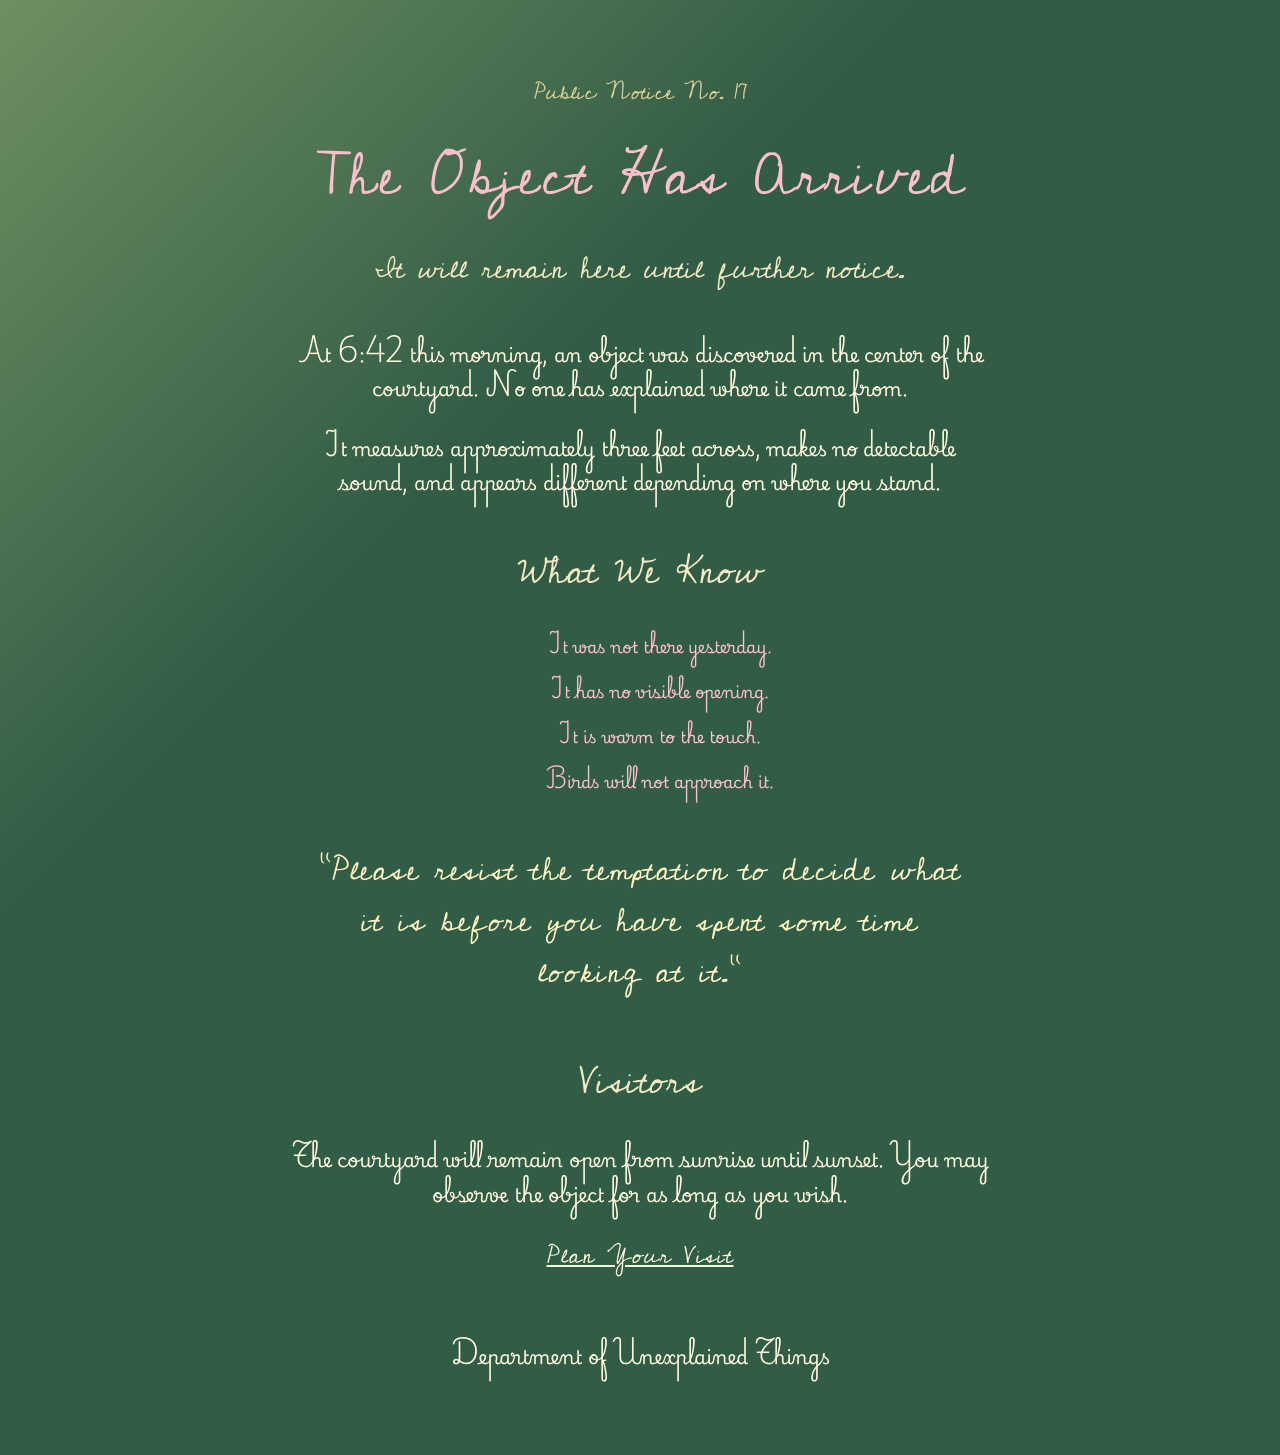
<file: Fairytale Object_2026_09_29_18_58_16 2/index.html>
<!DOCTYPE html>
<html lang="en">

<head>
<link rel="preconnect" href="https://fonts.googleapis.com">
<link rel="preconnect" href="https://fonts.gstatic.com" crossorigin>

<link href="https://fonts.googleapis.com/css2?family=Cedarville+Cursive&family=Playwrite+BE+WAL:wght@100..400&display=swap" rel="stylesheet">
  <title>The Object</title>

  <link rel="stylesheet" href="style.css">
</head>

<body>

  <header>
    <p class="label"> Public Notice No. 17</p>
    <h1>The Object Has Arrived</h1>
    <p class="subtitle">It will remain here until further notice.</p>
  </header>

  <main>

    <section class="introduction">
      <p>
        At 6:42 this morning, an object was discovered in the center
        of the courtyard. No one has explained where it came from.
      </p>

      <p>
        It measures approximately three feet across, makes no
        detectable sound, and appears different depending on
        where you stand.
      </p>
    </section>

    <section class="details">
      <h2>What We Know</h2>

      <ul>It was not there yesterday.</ul>
    <ul>It has no visible opening.</ul>
    <ul>It is warm to the touch.</ul>
   <ul>Birds will not approach it.</ul>
      </ul>
    </section>

    <blockquote>
      “Please resist the temptation to decide what it is
      before you have spent some time looking at it.”
    </blockquote>

    <section class="instructions">
      <h2>Visitors</h2>

      <p>
        The courtyard will remain open from sunrise until sunset.
        You may observe the object for as long as you wish.
      </p>

      <a class="action" href="#">Plan Your Visit</a>
    </section>

  </main>

  <footer>
    <p>Department of Unexplained Things</p>
  </footer>

</body>

</html>
</file>
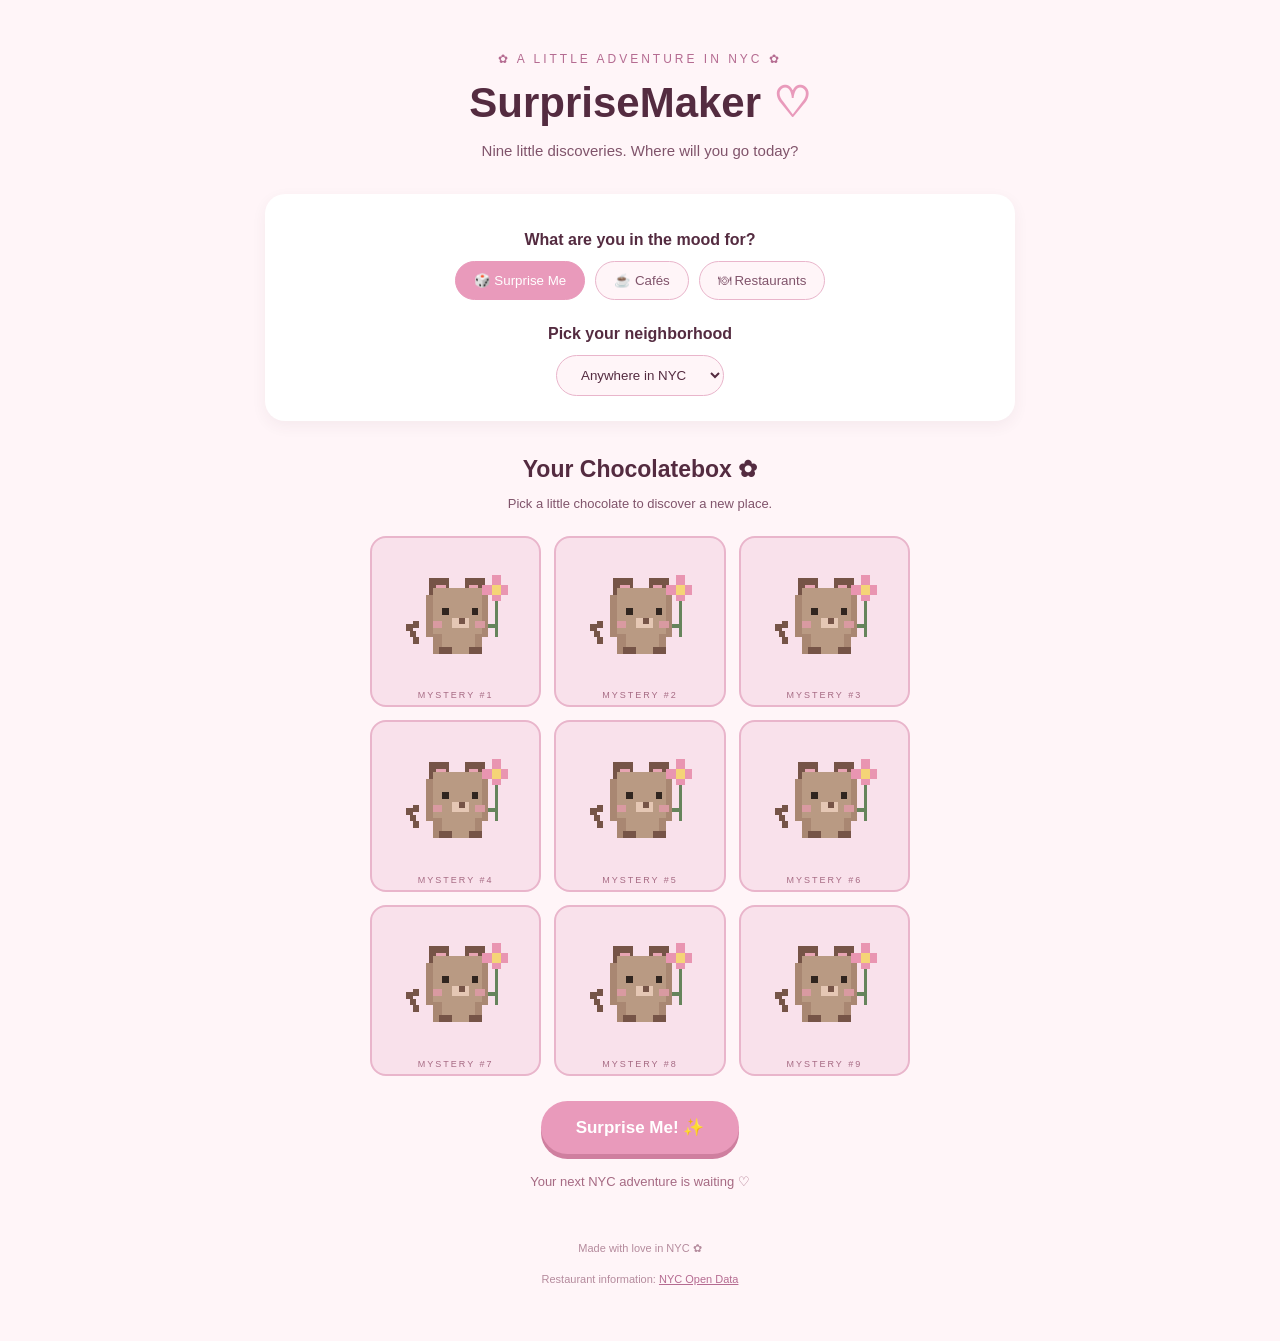
<file: week10/index.html>
<!DOCTYPE html>
<html lang="en">
<head>
  <meta charset="UTF-8">
  <meta name="viewport" content="width=device-width, initial-scale=1.0">
  <title>SurpriseMaker - NYC Chocolatebox</title>
  <link rel="stylesheet" href="style.css">

  <script src="https://cdnjs.cloudflare.com/ajax/libs/gsap/3.12.5/gsap.min.js"></script>
  <script src="script.js" defer></script>
</head>

<body>
  <main class="container">

    <header>
      <p class="eyebrow">✿ A LITTLE ADVENTURE IN NYC ✿</p>
      <h1>SurpriseMaker<span> ♡</span></h1>
      <p class="subtitle">Nine little discoveries. Where will you go today?</p>
    </header>

    <section class="controls">
      <h2>What are you in the mood for?</h2>

      <div class="category-options">
        <button class="category-btn active" data-category="all">🎲 Surprise Me</button>
        <button class="category-btn" data-category="cafe">☕ Cafés</button>
        <button class="category-btn" data-category="restaurant">🍽 Restaurants</button>
      </div>

      <h2>Pick your neighborhood</h2>

      <select id="borough">
        <option value="ALL">Anywhere in NYC</option>
        <option value="1">Manhattan</option>
        <option value="3">Brooklyn</option>
        <option value="4">Queens</option>
        <option value="2">The Bronx</option>
        <option value="5">Staten Island</option>
      </select>
    </section>

    <section class="chocolate-section">
      <div class="section-heading">
        <h2>Your Chocolatebox ✿</h2>
        <p>Pick a little chocolate to discover a new place.</p>
      </div>

      <div class="chocolate-grid" id="chocolateGrid"></div>
    </section>

    <button id="surpriseButton" class="surprise-btn">
      Surprise Me! ✨
    </button>

    <p id="status" class="status">
      Your next NYC adventure is waiting ♡
    </p>

    <footer>
      <p>Made with love in NYC ✿</p>
      <p>
        Restaurant information:
        <a href="https://data.cityofnewyork.us/Health/DOHMH-New-York-City-Restaurant-Inspection-Results/43nn-pn8j"
           target="_blank" rel="noopener noreferrer">NYC Open Data</a>
      </p>
    </footer>

  </main>
</body>
</html>
</file>
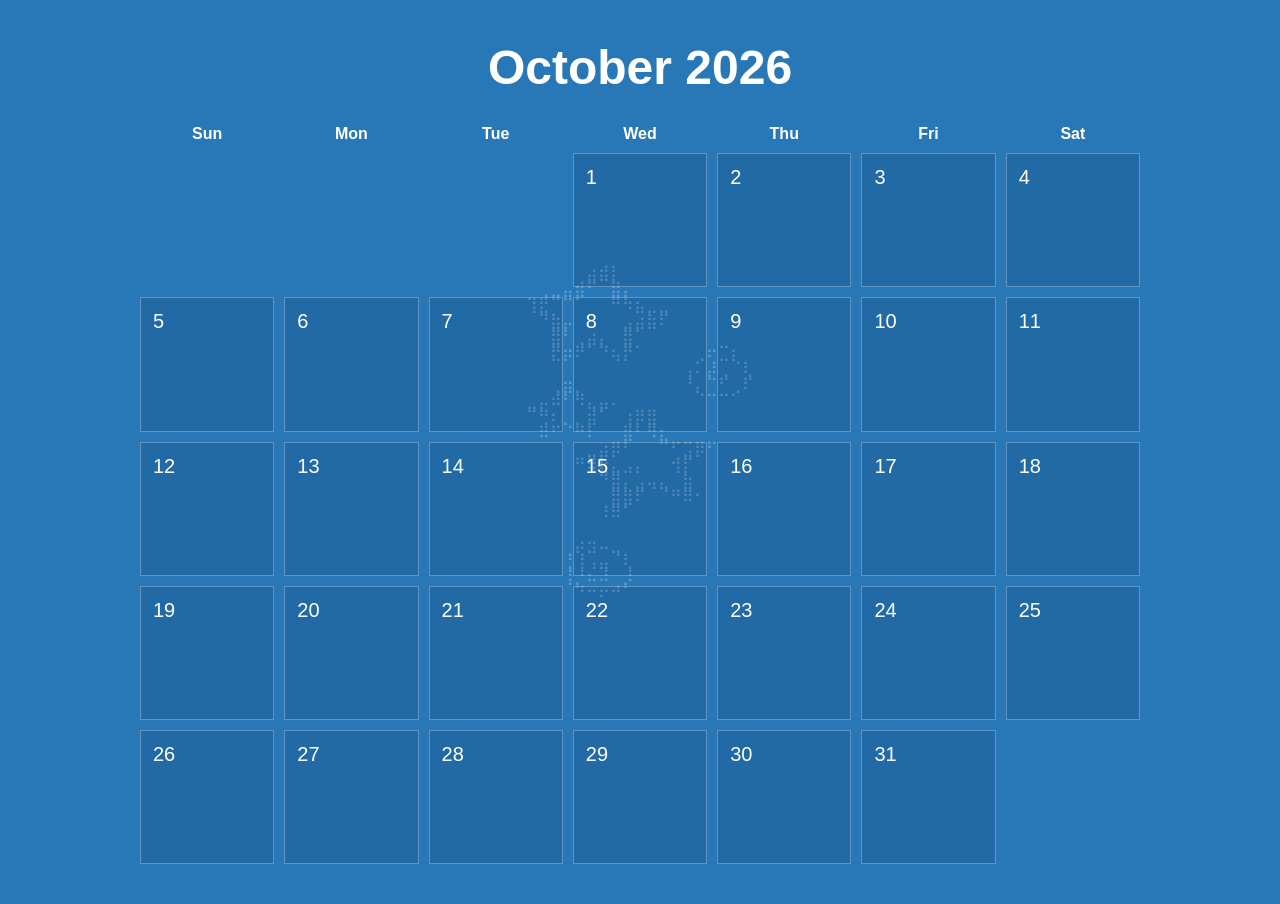
<file: week4/index.html>
<!DOCTYPE html>
<html lang="en">
<head>
  <meta charset="UTF-8">
  <meta name="viewport" content="width=device-width, initial-scale=1.0">
  <title>October 2026 Calendar</title>
  <link rel="stylesheet" href="style.css">
</head>

<body>

  <!-- ASCII art background -->
  <pre class="background-art">
⠀⠀⠀⠀⠀⠀⠀⠀⠀⠀⠀⠀⠀⠀⠀⠀⠀⠀⠀⠀⠀⠀⠀⠀⠀⠀⠀⠀⠀
⠀⠀⠀⠀⠀⠀⠀⠀⠀⠀⠀⠀⠀⠀⠀⠀⠀⠀⠀⠀⠀⠀⠀⠀⠀⠀⠀⠀⠀
⠀⠀⠀⠀⠀⠀⠀⠀⠀⠀⣴⣾⡇⠀⠀⠀⠀⠀⠀⠀⠀⠀⠀⠀⠀⠀⠀⠀⠀
⠀⠀⠀⠀⠀⠀⢀⣀⣤⣾⠋⠀⣿⡄⠀⠀⠀⠀⠀⠀⠀⠀⠀⠀⠀⠀⠀⠀⠀
⠀⠀⠀⠀⠀⢹⣟⠉⠉⠁⠀⠀⠛⠳⣦⣀⣀⠀⠀⠀⠀⠀⠀⠀⠀⠀⠀⠀⠀
⠀⠀⠀⠀⠀⠀⠙⣷⡤⠀⠀⠀⠀⣠⣴⣷⠏⠀⠀⠀⠀⠀⠀⠀⠀⠀⠀⠀⠀
⠀⠀⠀⠀⠀⠀⠀⣿⠃⢀⣴⡄⠀⣿⠁⠀⠀⠀⠀⠀⠀⠀⠀⠀⠀⠀⠀⠀⠀
⠀⠀⠀⠀⠀⠀⠀⣟⡶⠟⠁⠙⢦⡟⠁⠀⠀⠀⠀⢀⠖⣉⡆⠀⠀⠀⠀⠀⠀
⠀⠀⠀⠀⠀⠀⠀⠀⠀⠀⠀⠀⠀⠀⠀⠀⠀⠀⢠⠅⡼⢀⠈⢇⠀⠀⠀⠀⠀
⠀⠀⠀⠀⠀⠀⠀⢀⣶⡀⠀⠀⠀⠀⠀⠀⠀⠀⠘⡄⠉⠋⢀⠏⠀⠀⠀⠀⠀
⠀⠀⠀⠀⠀⣀⡤⠾⠃⠻⣄⣤⠄⠀⠀⠀⠀⠀⠀⠈⠉⠉⠁⠀⠀⠀⠀⠀⠀
⠀⠀⠀⠀⠀⠉⢛⠆⡀⡀⣾⠁⠀⢰⡿⣿⠀⠀⠀⠀⠀⠀⠀⠀⠀⠀⠀⠀⠀
⠀⠀⠀⠀⠀⠀⠿⠋⠈⠛⠇⠀⠀⣿⠃⠻⣆⠀⠀⠀⠀⠀⠀⠀⠀⠀⠀⠀⠀
⠀⠀⠀⠀⠀⠀⠀⠀⠀⠀⣀⣴⡿⠃⠀⠀⠉⠋⣩⡿⠋⠀⠀⠀⠀⠀⠀⠀⠀
⠀⠀⠀⠀⠀⠀⠀⠀⠀⠛⢿⣷⣄⣠⡄⠀⠀⢺⡏⠀⠀⠀⠀⠀⠀⠀⠀⠀⠀
⠀⠀⠀⠀⠀⠀⠀⠀⠀⠀⠀⠙⣿⡄⣠⢤⣄⠀⣷⠀⠀⠀⠀⠀⠀⠀⠀⠀⠀
⠀⠀⠀⠀⠀⠀⠀⠀⠀⠀⠀⠀⣿⣿⠏⠀⠈⠛⠿⠂⠀⠀⠀⠀⠀⠀⠀⠀⠀
⠀⠀⠀⠀⠀⠀⠀⠀⠀⠀⠀⠸⠿⠁⠀⠀⠀⠀⠀⠀⠀⠀⠀⠀⠀⠀⠀⠀⠀
⠀⠀⠀⠀⠀⠀⠀⠀⠀⠀⠀⠀⠀⠀⠀⠀⠀⠀⠀⠀⠀⠀⠀⠀⠀⠀⠀⠀⠀
⠀⠀⠀⠀⠀⠀⠀⠀⠀⡴⣲⠤⣀⠀⠀⠀⠀⠀⠀⠀⠀⠀⠀⠀⠀⠀⠀⠀⠀
⠀⠀⠀⠀⠀⠀⠀⠀⢘⢸⢠⣤⠈⢇⠀⠀⠀⠀⠀⠀⠀⠀⠀⠀⠀⠀⠀⠀⠀
⠀⠀⠀⠀⠀⠀⠀⠀⢸⡘⠦⠼⠀⡸⠀⠀⠀⠀⠀⠀⠀⠀⠀⠀⠀⠀⠀⠀⠀
⠀⠀⠀⠀⠀⠀⠀⠀⠀⠙⠒⠖⠚⠁⠀⠀⠀⠀⠀⠀⠀⠀⠀⠀⠀⠀⠀⠀⠀
⠀⠀⠀⠀⠀⠀⠀⠀⠀⠀⠀⠀⠀⠀⠀⠀⠀⠀⠀⠀⠀⠀⠀⠀⠀⠀⠀⠀⠀
⠀⠀⠀⠀⠀⠀⠀⠀⠀⠀⠀⠀⠀⠀⠀⠀⠀⠀⠀⠀⠀⠀⠀⠀⠀⠀⠀⠀⠀
⠀⠀⠀⠀⠀⠀⠀⠀⠀⠀⠀⠀⠀⠀⠀⠀⠀⠀⠀⠀⠀⠀⠀⠀⠀⠀⠀⠀⠀
  </pre>

  <main class="calendar">

    <h1>October 2026</h1>

    <!-- Flexbox container for weekdays -->
    <div class="weekdays">
      <div>Sun</div>
      <div>Mon</div>
      <div>Tue</div>
      <div>Wed</div>
      <div>Thu</div>
      <div>Fri</div>
      <div>Sat</div>
    </div>

    <!-- Flexbox container for calendar days -->
    <div class="days">

      <div class="day empty"></div>
      <div class="day empty"></div>
      <div class="day empty"></div>

      <div class="day">1</div>
      <div class="day">2</div>
      <div class="day">3</div>

      <div class="day">4</div>
      <div class="day">5</div>
      <div class="day">6</div>
      <div class="day">7</div>
      <div class="day">8</div>
      <div class="day">9</div>
      <div class="day">10</div>

      <div class="day">11</div>
      <div class="day">12</div>
      <div class="day">13</div>
      <div class="day">14</div>
      <div class="day">15</div>
      <div class="day">16</div>
      <div class="day">17</div>

      <div class="day">18</div>
      <div class="day">19</div>
      <div class="day">20</div>
      <div class="day">21</div>
      <div class="day">22</div>
      <div class="day">23</div>
      <div class="day">24</div>

      <div class="day">25</div>
      <div class="day">26</div>
      <div class="day">27</div>
      <div class="day">28</div>
      <div class="day">29</div>
      <div class="day">30</div>
      <div class="day">31</div>

    </div>

  </main>

</body>
</html>
</file>
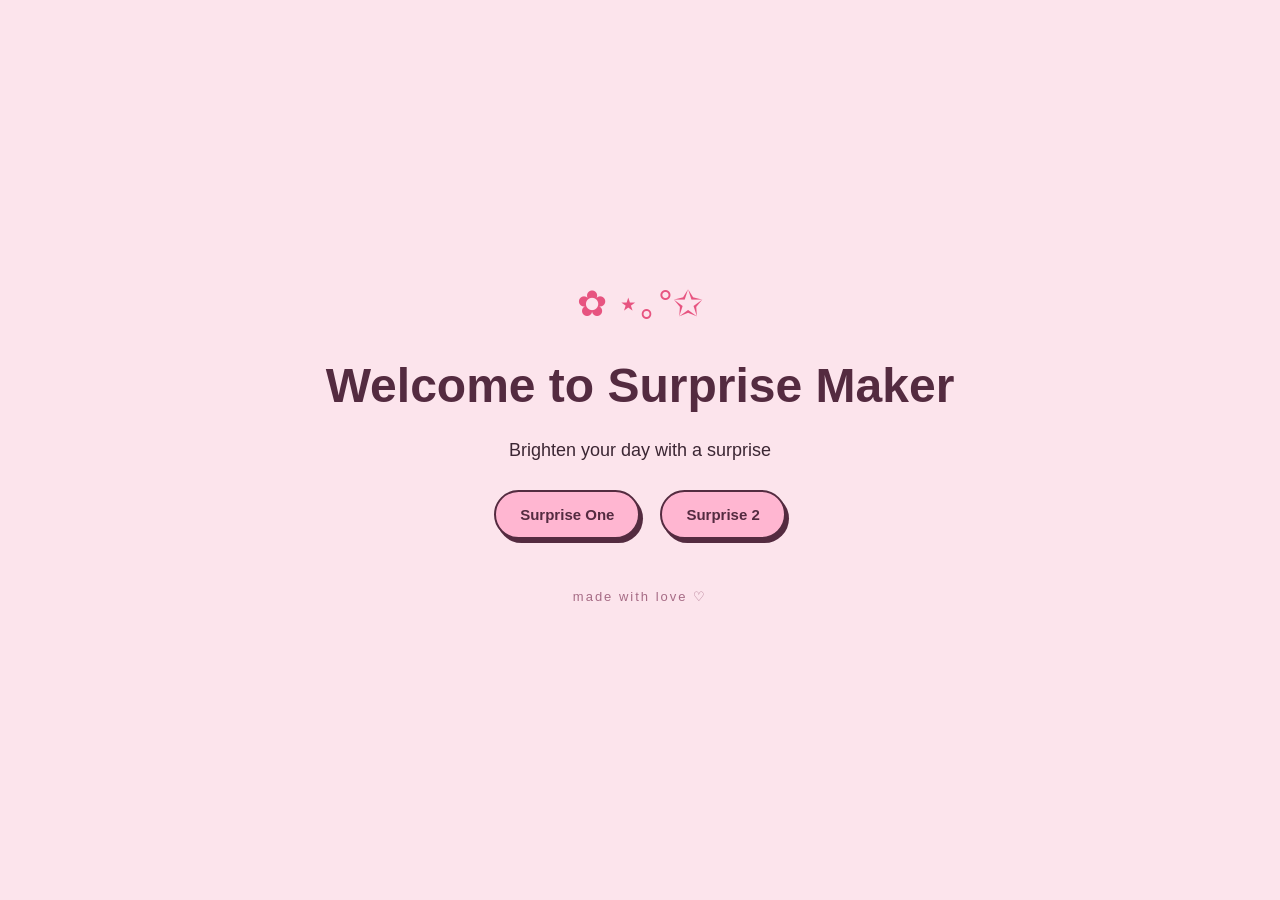
<file: week7/index.html>
<!DOCTYPE html>
<html lang="en">
<head>
  <meta charset="UTF-8">
  <meta name="viewport" content="width=device-width, initial-scale=1.0">
  <title>Surprise Maker</title>
  <link rel="stylesheet" href="style.css">
  <script src="sketch.js" defer></script>
</head>

<body>
  <main>
    <div class="decoration">✿ ⋆｡°✩</div>

    <h1 id="title">Welcome to Surprise Maker</h1>

    <p id="message">
      Brighten your day with a surprise
    </p>

    <pre id="gift" class="gift"></pre>

    <div class="buttons">
      <button id="change-button">Surprise One</button>
      <button id="surprise-button">Surprise 2</button>
    </div>

    <p class="footer">made with love ♡</p>
  </main>

  <!-- Surprise Popup -->
  <div id="surprise-popup" class="popup-overlay">
    <div class="popup-box" role="dialog" aria-modal="true"
         aria-labelledby="popup-title">

      <button id="close-popup" class="close-button"
              aria-label="Close popup">×</button>

      <pre id="popup-art" class="popup-art"></pre>

      <h2 id="popup-title">A Little Surprise!</h2>

      <p id="popup-message">
        Pick a button and brighten your day.
      </p>

      <button id="popup-ok">Yay! 💗</button>
    </div>
  </div>
</body>
</html>
</file>
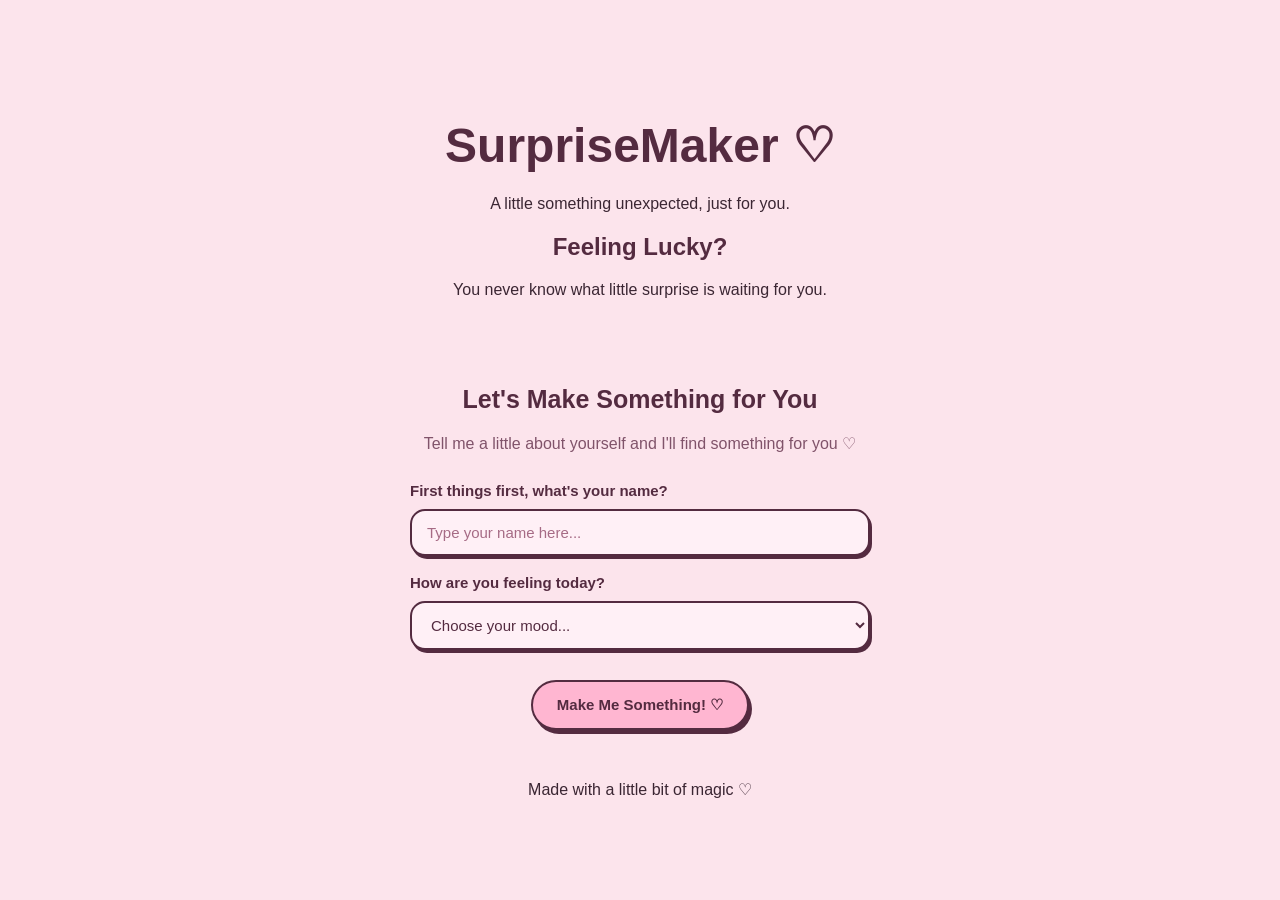
<file: week9ish/index.html>
<!DOCTYPE html>
<html lang="en">

<head>
  <meta charset="UTF-8">
  <meta name="viewport" content="width=device-width, initial-scale=1.0">

  <title>SurpriseMaker ♡</title>

  <link rel="stylesheet" href="style.css">
</head>

<body>

  <main class="container">

    <!-- Main Heading -->
    <header>
      <h1>SurpriseMaker ♡</h1>
      <p>A little something unexpected, just for you.</p>
    </header>


    <!-- Original Surprise Feature -->
    <section class="original-surprise">

      <h2>Feeling Lucky?</h2>

      <p>
        You never know what little surprise is waiting for you.
      </p>
      </button>

    </section>


    <!-- Personalized Surprise Feature -->
    <section class="personal-surprise">

      <h2>Let's Make Something for You</h2>

      <p class="subtitle">
        Tell me a little about yourself and I'll find something for you ♡
      </p>


      <!-- Visitor Input Form -->
      <form id="surprise-form">

        <div class="form-group">

          <label for="visitor-name">
            First things first, what's your name?
          </label>

          <input
            type="text"
            id="visitor-name"
            placeholder="Type your name here..."
            required
          >

        </div>


        <div class="form-group">

          <label for="visitor-mood">
            How are you feeling today?
          </label>

          <select id="visitor-mood" required>

            <option value="">Choose your mood...</option>

            <option value="happy">
              Pretty happy ☀️
            </option>

            <option value="sad">
              A little down ☁️
            </option>

            <option value="stressed">
              Overwhelmed 🌀
            </option>

            <option value="bored">
              Bored out of my mind 💤
            </option>

            <option value="excited">
              SUPER excited ✨
            </option>

            <option value="lost">
              A little lost 🌷
            </option>

          </select>

        </div>


        <button type="submit" class="button-3d">
          Make Me Something! ♡
        </button>

      </form>


      <!-- Personalized Result -->
      <div
        id="personal-result"
        class="result"
        aria-live="polite"
        hidden
      >

        <h2 id="result-title"></h2>

        <p id="result-message"></p>

        <p id="result-action"></p>

        <button
          type="button"
          id="another-surprise"
          class="button-3d"
        >
          Another One! ✿
        </button>

      </div>

    </section>


    <!-- Footer -->
    <footer>
      <p>Made with a little bit of magic ♡</p>
    </footer>

  </main>


  <!-- JavaScript -->
  <script src="script.js"></script>

</body>
</html>
</file>
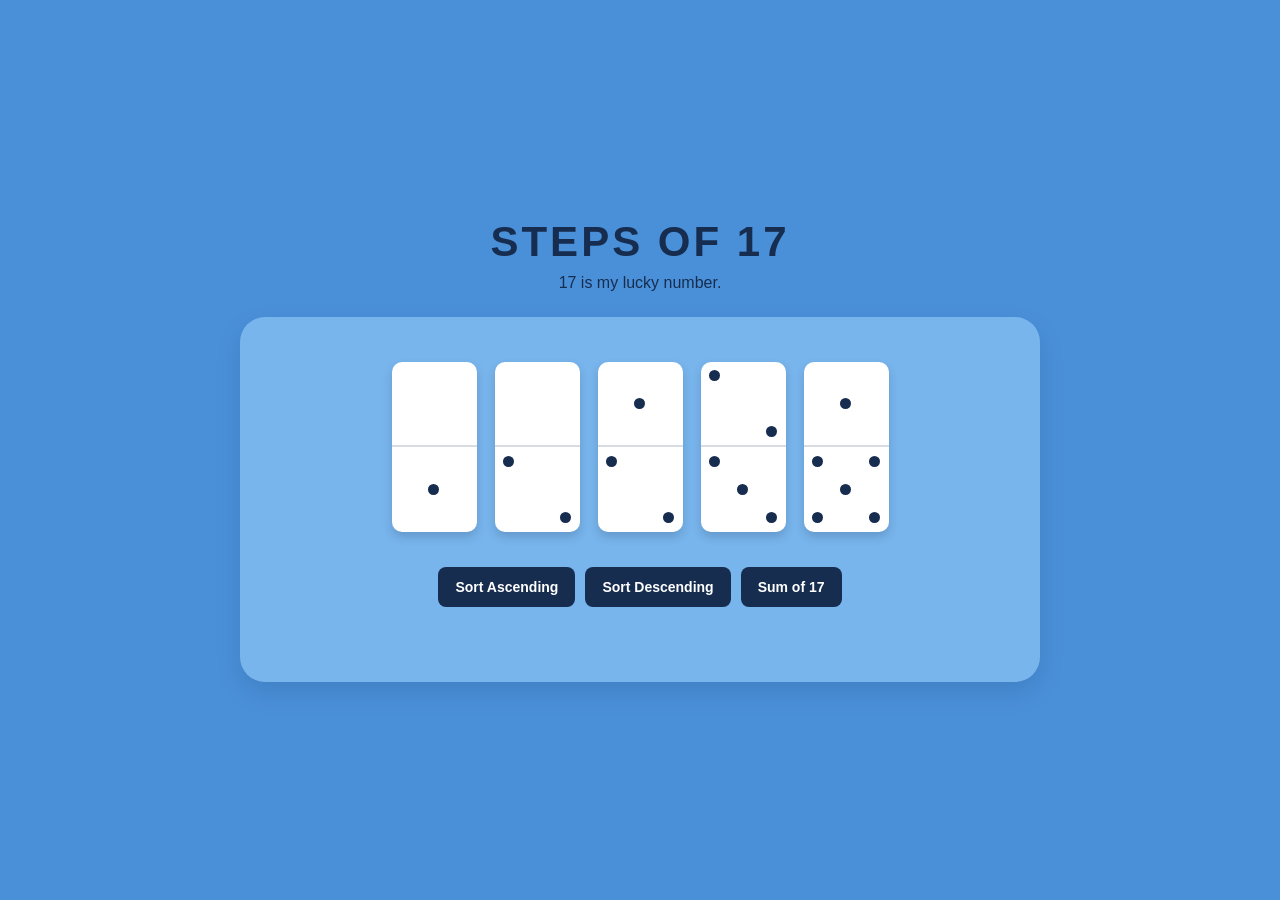
<file: week_8/index.html>
<!DOCTYPE html>
<html lang="en">
<head>
  <meta charset="UTF-8">
  <meta name="viewport" content="width=device-width, initial-scale=1.0">

  <title>STEPS OF 17</title>

  <link rel="stylesheet" href="style.css">
</head>

<body>

  <h1>STEPS OF 17</h1>

  <p class="subtitle">
    17 is my lucky number.
  </p>

  <div id="board">

    <div id="domino-container">
      <!-- Dominoes are created here with JavaScript -->
    </div>

    <div class="buttons">
      <button id="ascending">Sort Ascending</button>
      <button id="descending">Sort Descending</button>
      <button id="sum">Sum of 17</button>
    </div>

    <p id="message"></p>

  </div>

  <script src="script.js"></script>

</body>
</html>
</file>
<file: Fairytale Object_2026_09_29_18_58_16 2/style.css>
/* GIVE IT A VOICE
   Fairy-tale / enchanted garden
*/


/* BODY / NORMAL TEXT */

body {
  text-align: center;

  font-family: "Playwrite BE WAL", cursive;

  background: linear-gradient(
    135deg,
    #6f8f62,
    #315c45,
    #315c45,
    #315c45
  );

  color: pink;
  min-height: 100vh;

  padding: 50px;
  box-sizing: border-box;
}


/* MAIN TITLE */

h1 {
  font-family: "Cedarville Cursive", cursive;

  color: pink;

  font-size: 58px;
  font-weight: normal;

  letter-spacing: 2px;
  line-height: 1.2;

  margin: 30px auto;
}


/* SECONDARY TITLE */

h2 {
  font-family: "Cedarville Cursive", cursive;

  color: #f3e9c5;

  font-size: 38px;
  font-weight: normal;

  margin: 25px auto;
}


/* NORMAL TEXT */

p {
  font-family: "Playwrite BE WAL", cursive;

  font-size: 19px;
  font-weight: 400;

  line-height: 1.8;

  color: #fff8df;

  max-width: 700px;
  margin: 25px auto;
}


/* LABELS */

.label {
  font-family: "Cedarville Cursive", cursive;

  color: #e5d59d;

  font-size: 22px;
  font-weight: normal;

  margin: 15px auto;
  text-align: center;
  width: fit-content;
}


/* SUBTITLE */

.subtitle {
  font-family: "Cedarville Cursive", cursive;

  color: #f3e9c5;

  font-size: 30px;

  margin: 20px auto;
}


/* INTRODUCTION */

.introduction {
  font-family: "Playwrite BE WAL", cursive;

  max-width: 800px;
  margin: 40px auto;

  line-height: 1.8;
}


/* DETAILS */

.details {
  font-family: "Playwrite BE WAL", cursive;

  max-width: 750px;
  margin: 40px auto;

  line-height: 1.8;
}


/* QUOTE */

blockquote {
  font-family: "Cedarville Cursive", cursive;

  color: #fff3c4;

  font-size: 32px;
  font-weight: normal;

  line-height: 1.6;

  max-width: 650px;
  margin: 50px auto;

  letter-spacing: 1px;
}


/* INSTRUCTIONS */

.instructions {
  font-family: "Playwrite BE WAL", cursive;

  max-width: 700px;
  margin: 40px auto;

  line-height: 1.8;
}


/* ACTION */

.action {
  font-family: "Cedarville Cursive", cursive;

  color: #fff8df;

  font-size: 24px;
  font-weight: normal;

  margin: 35px auto;

  letter-spacing: 1px;
}


/* FOOTER */

footer {
  font-family: "Playwrite BE WAL", cursive;

  color: #e8dfb9;

  font-size: 16px;
  font-weight: 400;

  margin-top: 60px;
}
</file>
<file: week10/style.css>
* {
  box-sizing: border-box;
}

body {
  margin: 0;
  padding: 40px 20px;
  background: #fff5f8;
  color: #542b40;
  font-family: "Trebuchet MS", sans-serif;
}

.container {
  max-width: 750px;
  margin: auto;
  text-align: center;
}

header {
  margin-bottom: 35px;
}

.eyebrow {
  color: #b56b91;
  font-size: 12px;
  letter-spacing: 3px;
}

h1 {
  font-size: 42px;
  margin: 10px 0;
}

h1 span {
  color: #e99abb;
}

.subtitle {
  color: #80546b;
  font-size: 15px;
}

.controls {
  background: white;
  padding: 25px;
  border-radius: 20px;
  margin-bottom: 35px;
  box-shadow: 0 5px 15px rgba(84, 43, 64, 0.06);
}

.controls h2 {
  font-size: 16px;
  margin: 12px 0;
}

.category-options {
  display: flex;
  justify-content: center;
  flex-wrap: wrap;
  gap: 10px;
  margin-bottom: 25px;
}

button {
  font-family: inherit;
  cursor: pointer;
}

.category-btn {
  background: #fff5f8;
  border: 1px solid #e9b5cb;
  color: #80546b;
  padding: 11px 18px;
  border-radius: 30px;
  transition: 0.2s ease;
}

.category-btn:hover {
  background: #fce3ed;
  transform: translateY(-2px);
}

.category-btn.active {
  background: #e99abb;
  color: white;
  border-color: #e99abb;
}

#borough {
  padding: 11px 20px;
  border: 1px solid #e9b5cb;
  border-radius: 25px;
  background: #fff5f8;
  color: #542b40;
  font-family: inherit;
  cursor: pointer;
  outline: none;
}

.chocolate-section {
  margin-bottom: 25px;
}

.section-heading h2 {
  font-size: 23px;
  margin-bottom: 5px;
}

.section-heading p {
  font-size: 13px;
  color: #80546b;
}

.chocolate-grid {
  display: grid;
  grid-template-columns: repeat(3, 1fr);
  gap: 13px;
  max-width: 540px;
  margin: 25px auto;
}

.card {
  width: 100%;
  aspect-ratio: 1 / 1;
  perspective: 1000px;
}

.card-inner {
  position: relative;
  width: 100%;
  height: 100%;
  transform-style: preserve-3d;
  transform: rotateY(0deg);
}

.card-back,
.card-front {
  position: absolute;
  inset: 0;
  border-radius: 16px;
  backface-visibility: hidden;
  -webkit-backface-visibility: hidden;
  overflow: hidden;
}

.card-back {
  background: #f9e1eb;
  border: 2px solid #e9b5cb;
  display: flex;
  flex-direction: column;
  justify-content: center;
  align-items: center;
  gap: 5px;
}

.rat-sprite {
  display: flex;
  align-items: center;
  justify-content: center;
  width: 100%;
  height: 85%;
}

.rat-sprite svg {
  width: 105px;
  height: 105px;
  image-rendering: pixelated;
  shape-rendering: crispEdges;
  transition: transform 0.2s ease;
}

.card-back:hover .rat-sprite svg {
  transform: translateY(-3px);
}

.card-label {
  font-size: 9px;
  color: #a66a83;
  letter-spacing: 2px;
}

.card-front {
  background: #fffdfd;
  border: 2px solid #e9b5cb;
  transform: rotateY(180deg);
  padding: 12px;
  display: flex;
  flex-direction: column;
  justify-content: center;
  align-items: center;
  text-align: center;
}

.card-front h3 {
  font-size: 14px;
  margin: 0 0 8px;
  line-height: 1.3;
  overflow-wrap: anywhere;
}

.card-front p {
  font-size: 11px;
  color: #80546b;
  margin: 3px 0;
  line-height: 1.4;
}

.card-front .cuisine {
  color: #b56b91;
  font-weight: bold;
}

.map-link {
  margin-top: 9px;
  font-size: 11px;
  color: #b56b91;
  text-decoration: none;
  border-bottom: 1px solid #e9b5cb;
}

.map-link:hover {
  color: #542b40;
}

.surprise-btn {
  background: #e99abb;
  color: white;
  border: none;
  padding: 16px 35px;
  border-radius: 30px;
  font-size: 17px;
  font-weight: bold;
  box-shadow: 0 5px 0 #cf7f9f;
  transition: 0.2s ease;
}

.surprise-btn:hover {
  transform: translateY(-3px);
  box-shadow: 0 8px 0 #cf7f9f;
}

.surprise-btn:active {
  transform: translateY(3px);
  box-shadow: 0 2px 0 #cf7f9f;
}

.surprise-btn:disabled {
  opacity: 0.6;
  cursor: wait;
}

.status {
  color: #a66a83;
  font-size: 13px;
  min-height: 20px;
  margin-top: 20px;
}

footer {
  margin-top: 45px;
  color: #b58b9d;
  font-size: 11px;
  line-height: 1.8;
}

footer a {
  color: #b56b91;
}

@media (max-width: 500px) {
  body {
    padding: 25px 15px;
  }

  h1 {
    font-size: 34px;
  }

  .chocolate-grid {
    gap: 8px;
  }

  .rat-sprite svg {
    width: 75px;
    height: 75px;
  }

  .card-front {
    padding: 5px;
  }

  .card-front h3 {
    font-size: 11px;
  }

  .card-front p {
    font-size: 9px;
  }

  .map-link {
    font-size: 9px;
  }
}
</file>
<file: week4/style.css>
* {
  box-sizing: border-box;
}

body {
  margin: 0;
  min-height: 100vh;
  padding: 40px;
  background: #2878b8;
  color: white;
  font-family: Helvetica, Arial, sans-serif;

  /* Centers the calendar */
  display: flex;
  justify-content: center;
  align-items: center;
}
@media (max-width: 700px) {

  .places {
    flex-direction: column;
  }

}
/* -------------------------
   ASCII ART
   ------------------------- */

.background-art {
  position: fixed;

  /* Center the artwork */
  top: 50%;
  left: 50%;
  transform: translate(-50%, -50%);

  margin: 0;
  z-index: 0;

  color: white;
  opacity: 0.25;

  font-size: 16px;
  line-height: 1;

  pointer-events: none;
}


/* -------------------------
   CALENDAR
   ------------------------- */

.calendar {
  position: relative;
  z-index: 1;

  width: 100%;
  max-width: 1000px;
}


/* Title */

h1 {
  text-align: center;
  font-size: 48px;
  margin: 0 0 30px;
}


/* -------------------------
   WEEKDAYS — FLEXBOX
   ------------------------- */

.weekdays {
  display: flex;
  gap: 10px;
  margin-bottom: 10px;
}

.weekdays div {
  flex: 1;
  text-align: center;
  font-weight: bold;
}


/* -------------------------
   CALENDAR DAYS — FLEXBOX
   ------------------------- */

.days {
  display: flex;
  flex-wrap: wrap;
  gap: 10px;
}


/* Every square has the same size */

.day {
  /*
    Flexbox controls the width.

    7 squares fit across each row.
  */
  flex: 0 0 calc((100% - 60px) / 7);

  /*
    Keeps width and height equal.
  */
  aspect-ratio: 1 / 1;

  /*
    Translucent navy.
  */
  background: rgba(10, 35, 75, 0.153);

  color: white;

  font-family: Helvetica, Arial, sans-serif;
  font-size: 20px;

  padding: 12px;

  border: 1px solid rgba(255, 255, 255, 0.284);
}


/* Invisible spaces before October 1 */

.empty {
  visibility: hidden;
}


/* -------------------------
   RESPONSIVE
   ------------------------- */

@media (max-width: 700px) {

  body {
    padding: 20px;
  }

  h1 {
    font-size: 36px;
  }

  .day {
    font-size: 16px;
  }

  .background-art {
    font-size: 10px;
  }
}
</file>
<file: week7/style.css>
/* Main page */
body {
  font-family: Arial, sans-serif;
  background: #fce4ec;
  color: #3b2633;
  margin: 0;
  padding: 30px;
  min-height: 100vh;
  box-sizing: border-box;

  display: flex;
  justify-content: center;
  align-items: center;
  text-align: center;

  transition: background-color 0.5s ease;
}

main {
  max-width: 700px;
  width: 100%;
  margin: auto;
}

/* Decorative heading */
.decoration {
  font-size: 36px;
  color: #e75480;
  margin-bottom: 20px;
  animation: float 3s ease-in-out infinite;
}

h1 {
  font-size: clamp(30px, 5vw, 48px);
  color: #542b40;
  line-height: 1.2;
  margin-bottom: 20px;
}

#message {
  font-size: 18px;
  line-height: 1.7;
  margin-bottom: 24px;
}

.gift {
  display: block;
  width: fit-content;
  font-family: ui-monospace, "Courier New", monospace;
  font-size: 16px;
  line-height: 1.15;
  margin: 0 auto 28px;
  color: #24558a;
  text-align: left;
  white-space: pre;
}

.gift:empty {
  display: none;
  margin: 0;
}

.gift.flower {
  font-family: inherit;
  font-size: 56px;
  line-height: 1;
}

/* Button layout */
.buttons {
  display: flex;
  justify-content: center;
  align-items: center;
  flex-wrap: wrap;
  gap: 20px;
}

/* Whimsical buttons */
button {
  font-family: Helvetica, sans-serif;
  font-size: 15px;
  font-weight: 600;
  padding: 14px 24px;
  cursor: pointer;
  background: #ffb6d1;
  color: #542b40;
  border: 2px solid #542b40;
  border-radius: 30px;
  box-shadow: 3px 4px 0 #542b40;

  transition:
    transform 0.2s ease,
    box-shadow 0.2s ease,
    background 0.2s ease;
}

button:hover {
  background: #ffcce0;
  transform: translate(-2px, -2px) rotate(-1deg);
  box-shadow: 5px 6px 0 #542b40;
}

button:active {
  transform: translate(2px, 2px);
  box-shadow: 1px 2px 0 #542b40;
}

button:focus-visible {
  outline: 3px dashed #e75480;
  outline-offset: 5px;
}

/* Footer */
.footer {
  margin-top: 50px;
  color: #a66b85;
  font-size: 13px;
  letter-spacing: 2px;
}

/* Popup overlay */
.popup-overlay {
  display: none;
  position: fixed;
  inset: 0;
  background: rgba(59, 38, 51, 0.45);
  justify-content: center;
  align-items: center;
  padding: 20px;
  box-sizing: border-box;
  z-index: 1000;
}

/* Show popup when activated by JavaScript */
.popup-overlay.show {
  display: flex;
}

/* Popup card */
.popup-box {
  position: relative;
  background: #fff0f6;
  color: #542b40;
  width: 100%;
  max-width: 360px;
  padding: 40px 25px 30px;
  border: 3px solid #542b40;
  border-radius: 28px;
  box-shadow: 6px 7px 0 #542b40;
  box-sizing: border-box;
  animation: pop-in 0.3s ease;
}

.popup-art {
  display: block;
  width: fit-content;
  font-family: ui-monospace, "Courier New", monospace;
  font-size: 16px;
  line-height: 1.15;
  margin: 0 auto 16px;
  color: #24558a;
  text-align: left;
  white-space: pre;
}

.popup-art:empty {
  display: none;
  margin: 0;
}

.popup-art.flower {
  font-family: inherit;
  font-size: 56px;
  line-height: 1;
}

.popup-box h2 {
  font-size: 28px;
  margin: 0 0 15px;
  color: #e75480;
}

.popup-box p {
  font-size: 16px;
  line-height: 1.6;
  margin-bottom: 25px;
}

/* Popup close button */
.close-button {
  position: absolute;
  top: 10px;
  right: 12px;
  padding: 2px 10px;
  background: transparent;
  border: none;
  box-shadow: none;
  font-size: 28px;
  color: #542b40;
}

.close-button:hover {
  background: transparent;
  box-shadow: none;
  transform: rotate(90deg);
}

/* Animations */
@keyframes float {
  0%, 100% {
    transform: translateY(0);
  }

  50% {
    transform: translateY(-8px);
  }
}

@keyframes pop-in {
  from {
    opacity: 0;
    transform: scale(0.8) rotate(-3deg);
  }

  to {
    opacity: 1;
    transform: scale(1) rotate(0);
  }
}

/* Mobile adjustments */
@media (max-width: 480px) {
  body {
    padding: 20px;
  }

  .buttons {
    flex-direction: column;
    gap: 16px;
  }

  .buttons button {
    width: 100%;
    max-width: 260px;
  }
}

/* Respect reduced-motion preferences */
@media (prefers-reduced-motion: reduce) {
  *,
  *::before,
  *::after {
    animation-duration: 0.01ms !important;
    animation-iteration-count: 1 !important;
    transition-duration: 0.01ms !important;
  }
}
</file>
<file: week9ish/style.css>
/* =====================================
   SURPRISEMAKER
   Week 7 + Week 9
===================================== */

/* Main page */

* {
  box-sizing: border-box;
}

body {
  font-family: Arial, sans-serif;
  background: #fce4ec;
  color: #3b2633;
  margin: 0;
  padding: 30px;
  min-height: 100vh;
  box-sizing: border-box;

  display: flex;
  justify-content: center;
  align-items: center;
  text-align: center;

  transition: background-color 0.5s ease;
}

main {
  max-width: 700px;
  width: 100%;
  margin: auto;
}

/* Decorative heading */

.decoration {
  font-size: 36px;
  color: #e75480;
  margin-bottom: 20px;
  animation: float 3s ease-in-out infinite;
}

h1 {
  font-size: clamp(30px, 5vw, 48px);
  color: #542b40;
  line-height: 1.2;
  margin-bottom: 20px;
}

h2 {
  color: #542b40;
}

#message {
  font-size: 18px;
  line-height: 1.7;
  margin-bottom: 24px;
}

/* Gift decoration */

.gift {
  display: block;
  width: fit-content;
  font-family: ui-monospace, "Courier New", monospace;
  font-size: 16px;
  line-height: 1.15;
  margin: 0 auto 28px;
  color: #24558a;
  text-align: left;
  white-space: pre;
}

.gift:empty {
  display: none;
  margin: 0;
}

.gift.flower {
  font-family: inherit;
  font-size: 56px;
  line-height: 1;
}

/* Button layout */

.buttons {
  display: flex;
  justify-content: center;
  align-items: center;
  flex-wrap: wrap;
  gap: 20px;
}

/* Whimsical 3D buttons */

button {
  font-family: Helvetica, sans-serif;
  font-size: 15px;
  font-weight: 600;
  padding: 14px 24px;
  cursor: pointer;
  background: #ffb6d1;
  color: #542b40;
  border: 2px solid #542b40;
  border-radius: 30px;
  box-shadow: 3px 4px 0 #542b40;

  transition:
    transform 0.2s ease,
    box-shadow 0.2s ease,
    background 0.2s ease;
}

button:hover {
  background: #ffcce0;
  transform: translate(-2px, -2px) rotate(-1deg);
  box-shadow: 5px 6px 0 #542b40;
}

button:active {
  transform: translate(2px, 2px);
  box-shadow: 1px 2px 0 #542b40;
}

button:focus-visible {
  outline: 3px dashed #e75480;
  outline-offset: 5px;
}

/* Footer */

.footer {
  margin-top: 50px;
  color: #a66b85;
  font-size: 13px;
  letter-spacing: 2px;
}

/* =====================================
   ORIGINAL POPUP
===================================== */

/* Popup overlay */

.popup-overlay {
  display: none;
  position: fixed;
  inset: 0;
  background: rgba(59, 38, 51, 0.45);
  justify-content: center;
  align-items: center;
  padding: 20px;
  box-sizing: border-box;
  z-index: 1000;
}

/* Show popup when activated by JavaScript */

.popup-overlay.show {
  display: flex;
}

/* Popup card */

.popup-box {
  position: relative;
  background: #fff0f6;
  color: #542b40;
  width: 100%;
  max-width: 360px;
  padding: 40px 25px 30px;
  border: 3px solid #542b40;
  border-radius: 28px;
  box-shadow: 6px 7px 0 #542b40;
  box-sizing: border-box;
  animation: pop-in 0.3s ease;
}

.popup-art {
  display: block;
  width: fit-content;
  font-family: ui-monospace, "Courier New", monospace;
  font-size: 16px;
  line-height: 1.15;
  margin: 0 auto 16px;
  color: #24558a;
  text-align: left;
  white-space: pre;
}

.popup-art:empty {
  display: none;
  margin: 0;
}

.popup-art.flower {
  font-family: inherit;
  font-size: 56px;
  line-height: 1;
}

/* Popup text */

.popup-box h2 {
  font-size: 28px;
  margin: 0 0 15px;
  color: #e75480;
}

.popup-box p {
  font-size: 16px;
  line-height: 1.6;
  margin-bottom: 25px;
}

/* Popup close button */

.close-button {
  position: absolute;
  top: 10px;
  right: 12px;
  padding: 2px 10px;
  background: transparent;
  border: none;
  box-shadow: none;
  font-size: 28px;
  color: #542b40;
}

.close-button:hover {
  background: transparent;
  box-shadow: none;
  transform: rotate(90deg);
}

/* =====================================
   WEEK 09 - PERSONALIZED SURPRISE
===================================== */

/* Personalized section */

.personal-surprise {
  width: 100%;
  max-width: 500px;
  margin: 45px auto 30px;
  padding: 20px;
}

.personal-surprise h2 {
  color: #542b40;
  font-size: 25px;
  margin-bottom: 12px;
}

.personal-surprise .subtitle {
  font-size: 16px;
  line-height: 1.7;
  margin-bottom: 25px;
  color: #80536a;
}

/* Form layout */

#surprise-form {
  display: flex;
  flex-direction: column;
  gap: 18px;
  align-items: center;
  width: 100%;
}

.form-group {
  width: 100%;
  text-align: left;
}

.form-group label {
  display: block;
  margin-bottom: 10px;
  font-weight: 600;
  color: #542b40;
  font-size: 15px;
}

/* Input and dropdown */

#surprise-form input,
#surprise-form select {
  display: block;
  width: 100%;
  padding: 13px 15px;
  border: 2px solid #542b40;
  border-radius: 15px;
  background: #fff0f6;
  color: #542b40;
  font-family: Arial, sans-serif;
  font-size: 15px;
  box-shadow: 2px 3px 0 #542b40;
  outline: none;
  transition: 0.2s ease;
}

#surprise-form input::placeholder {
  color: #a66b85;
}

#surprise-form input:focus,
#surprise-form select:focus {
  background: #ffffff;
  border-color: #e75480;
  box-shadow: 3px 4px 0 #e75480;
}

#surprise-form select option {
  background: #fff0f6;
  color: #542b40;
}

/* Form submit button */

#surprise-form button {
  margin-top: 12px;
}

/* =====================================
   PERSONALIZED RESULT
===================================== */

.result {
  margin: 35px auto 0;
  padding: 25px;
  width: 100%;
  max-width: 420px;
  background: #fff0f6;
  border: 3px solid #542b40;
  border-radius: 28px;
  box-shadow: 5px 6px 0 #542b40;
  animation: pop-in 0.3s ease;
}

.result[hidden] {
  display: none;
}

.result h2 {
  color: #e75480;
  font-size: 26px;
  margin: 0 0 15px;
}

#result-message {
  font-size: 17px;
  line-height: 1.7;
  color: #542b40;
}

#result-action {
  color: #a66b85;
  font-style: italic;
  font-size: 15px;
  line-height: 1.6;
  margin-top: 20px;
}

/* Another surprise button */

#another-surprise {
  margin-top: 15px;
}

/* =====================================
   ANIMATIONS
===================================== */

@keyframes float {
  0%, 100% {
    transform: translateY(0);
  }

  50% {
    transform: translateY(-8px);
  }
}

@keyframes pop-in {
  from {
    opacity: 0;
    transform: scale(0.8) rotate(-3deg);
  }

  to {
    opacity: 1;
    transform: scale(1) rotate(0);
  }
}

/* =====================================
   MOBILE ADJUSTMENTS
===================================== */

@media (max-width: 480px) {

  body {
    padding: 20px;
  }

  .buttons {
    flex-direction: column;
    gap: 16px;
  }

  .buttons button {
    width: 100%;
    max-width: 260px;
  }

  .personal-surprise {
    padding: 15px 5px;
  }

  .result {
    padding: 20px;
  }

  #surprise-form input,
  #surprise-form select {
    font-size: 16px;
  }
}

/* =====================================
   ACCESSIBILITY
===================================== */

@media (prefers-reduced-motion: reduce) {

  *,
  *::before,
  *::after {
    animation-duration: 0.01ms !important;
    animation-iteration-count: 1 !important;
    transition-duration: 0.01ms !important;
  }

}
</file>
<file: week_8/style.css>
* {
  box-sizing: border-box;
}

body {
  margin: 0;
  min-height: 100vh;

  background-color: #4A90D9;

  font-family: Arial, Helvetica, sans-serif;

  display: flex;
  flex-direction: column;
  align-items: center;
  justify-content: center;

  color: #172D50;
}

h1 {
  margin: 0 0 8px 0;

  font-size: 42px;
  letter-spacing: 3px;
  font-weight: 800;
}

.subtitle {
  margin: 0 0 25px 0;

  font-size: 16px;
}

#board {
  width: min(90%, 800px);

  background-color: #78B5EC;

  border-radius: 25px;

  padding: 45px 40px 35px;

  display: flex;
  flex-direction: column;
  align-items: center;

  box-shadow: 0 10px 25px rgba(23, 45, 80, 0.15);
}

/* --------------------
   DOMINO CONTAINER
-------------------- */

#domino-container {
  width: 100%;

  display: flex;
  justify-content: center;
  align-items: center;

  gap: 18px;

  flex-wrap: wrap;
}

/* --------------------
   DOMINO
-------------------- */

.domino {
  width: 85px;
  height: 170px;

  padding: 0;

  border: none;
  border-radius: 10px;

  background-color: white;

  overflow: hidden;

  display: flex;
  flex-direction: column;

  cursor: pointer;

  box-shadow: 0 5px 10px rgba(23, 45, 80, 0.2);

  transition:
    transform 0.2s ease,
    box-shadow 0.2s ease,
    background-color 0.2s ease;
}

.domino:hover {
  transform: translateY(-5px);

  box-shadow: 0 9px 16px rgba(23, 45, 80, 0.25);
}

.domino:active {
  transform: translateY(-2px);
}

/* Each half of the domino */

.domino-face {
  width: 100%;
  height: 50%;

  display: grid;

  grid-template-columns: repeat(3, 1fr);
  grid-template-rows: repeat(3, 1fr);

  place-items: center;

  position: relative;
}

/* Middle line */

.domino-face:first-child {
  border-bottom: 2px solid #d7dce3;
}

/* --------------------
   PIPS
-------------------- */

.pip {
  width: 11px;
  height: 11px;

  border-radius: 50%;
}

.pip.dot {
  background-color: #172D50;
}

/* --------------------
   FLIPPED DOMINO
-------------------- */

.domino.flipped {
  background-color: #172D50;
}

.domino.flipped .pip {
  visibility: hidden;
}

.domino.flipped .domino-face {
  border-color: transparent;
}

/* --------------------
   BUTTONS
-------------------- */

.buttons {
  margin-top: 35px;

  display: flex;
  justify-content: center;
  gap: 10px;

  flex-wrap: wrap;
}

button {
  border: none;

  background-color: #172D50;
  color: white;

  padding: 12px 17px;

  border-radius: 8px;

  font-size: 14px;
  font-weight: 600;

  cursor: pointer;

  transition:
    background-color 0.2s ease,
    transform 0.2s ease;
}

button:hover {
  background-color: #263f68;

  transform: translateY(-2px);
}

button:active {
  transform: translateY(0);
}

/* --------------------
   MESSAGE
-------------------- */

#message {
  min-height: 22px;

  margin: 18px 0 0 0;

  font-size: 15px;
  font-weight: 600;

  text-align: center;
}

/* --------------------
   MOBILE
-------------------- */

@media (max-width: 600px) {

  h1 {
    font-size: 32px;
  }

  #board {
    padding: 30px 20px;
  }

  #domino-container {
    gap: 12px;
  }

  .domino {
    width: 70px;
    height: 140px;
  }

  .pip {
    width: 9px;
    height: 9px;
  }

}
</file>
